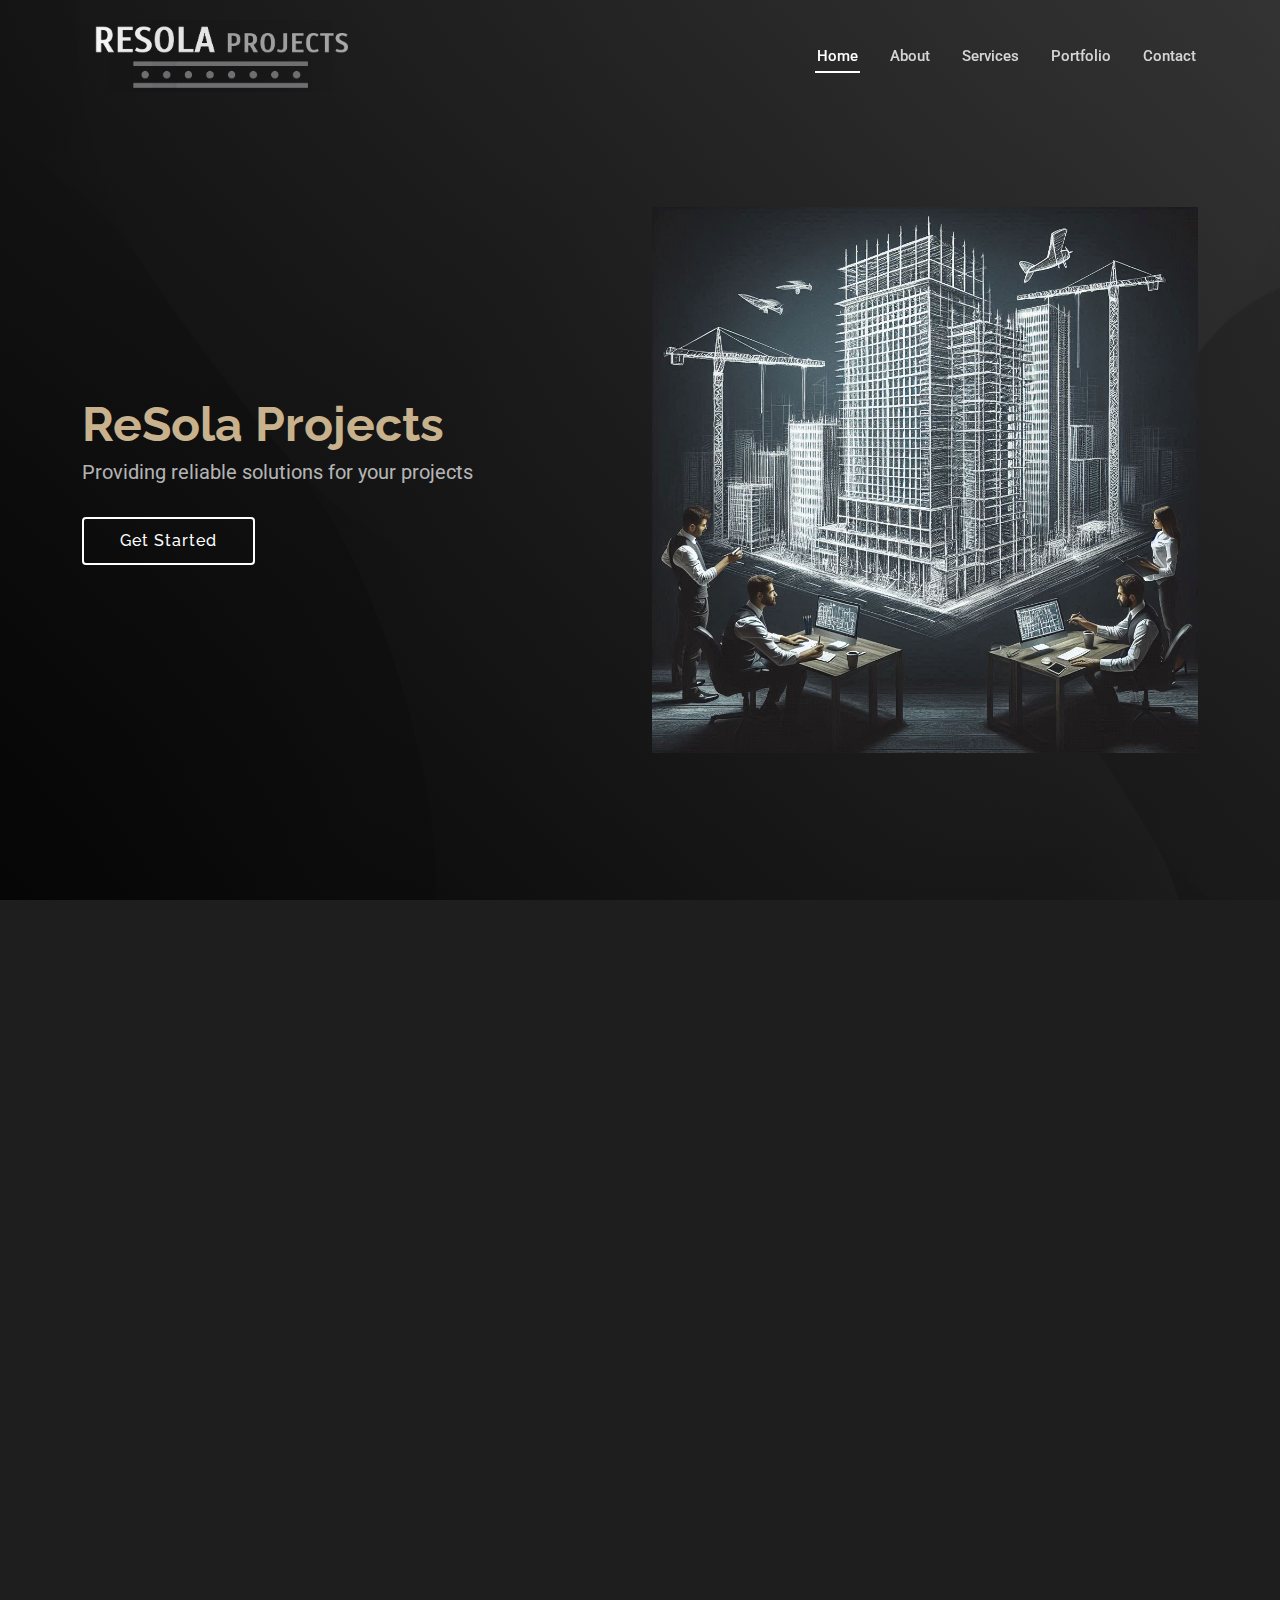
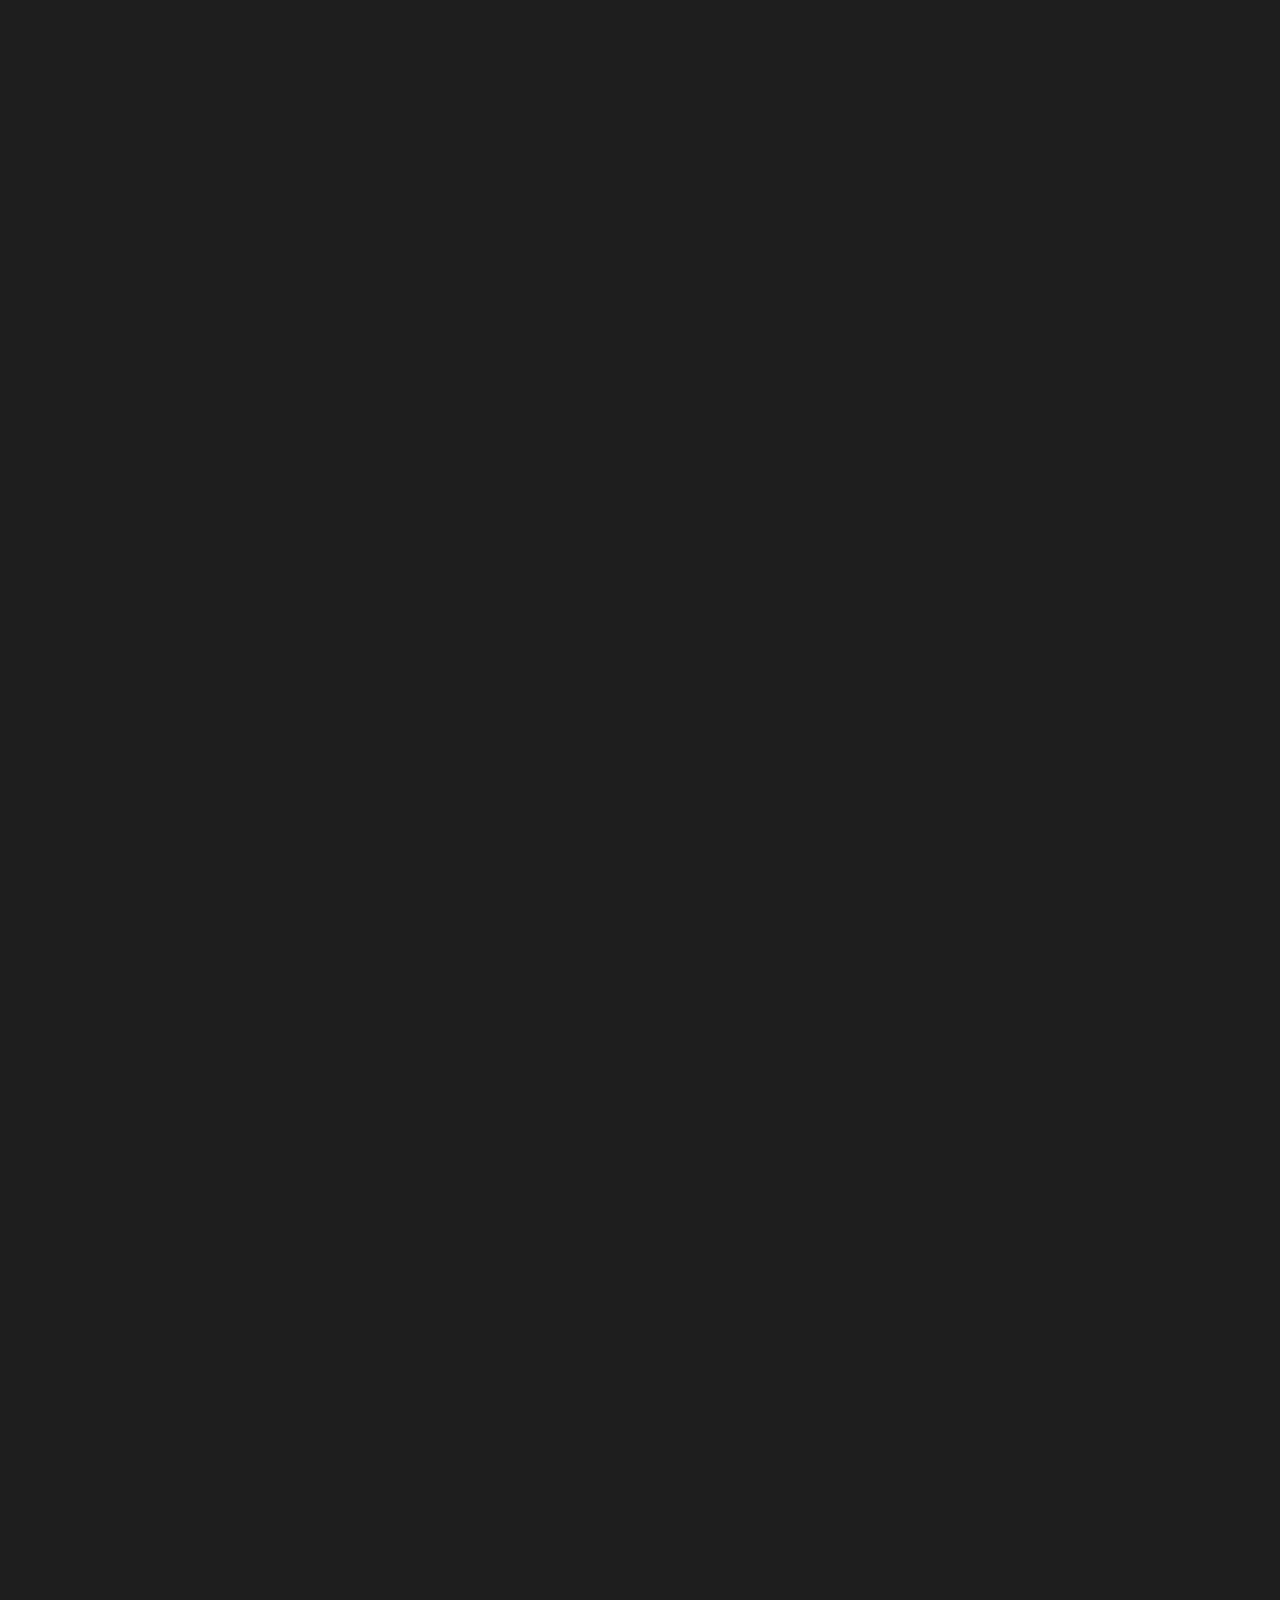
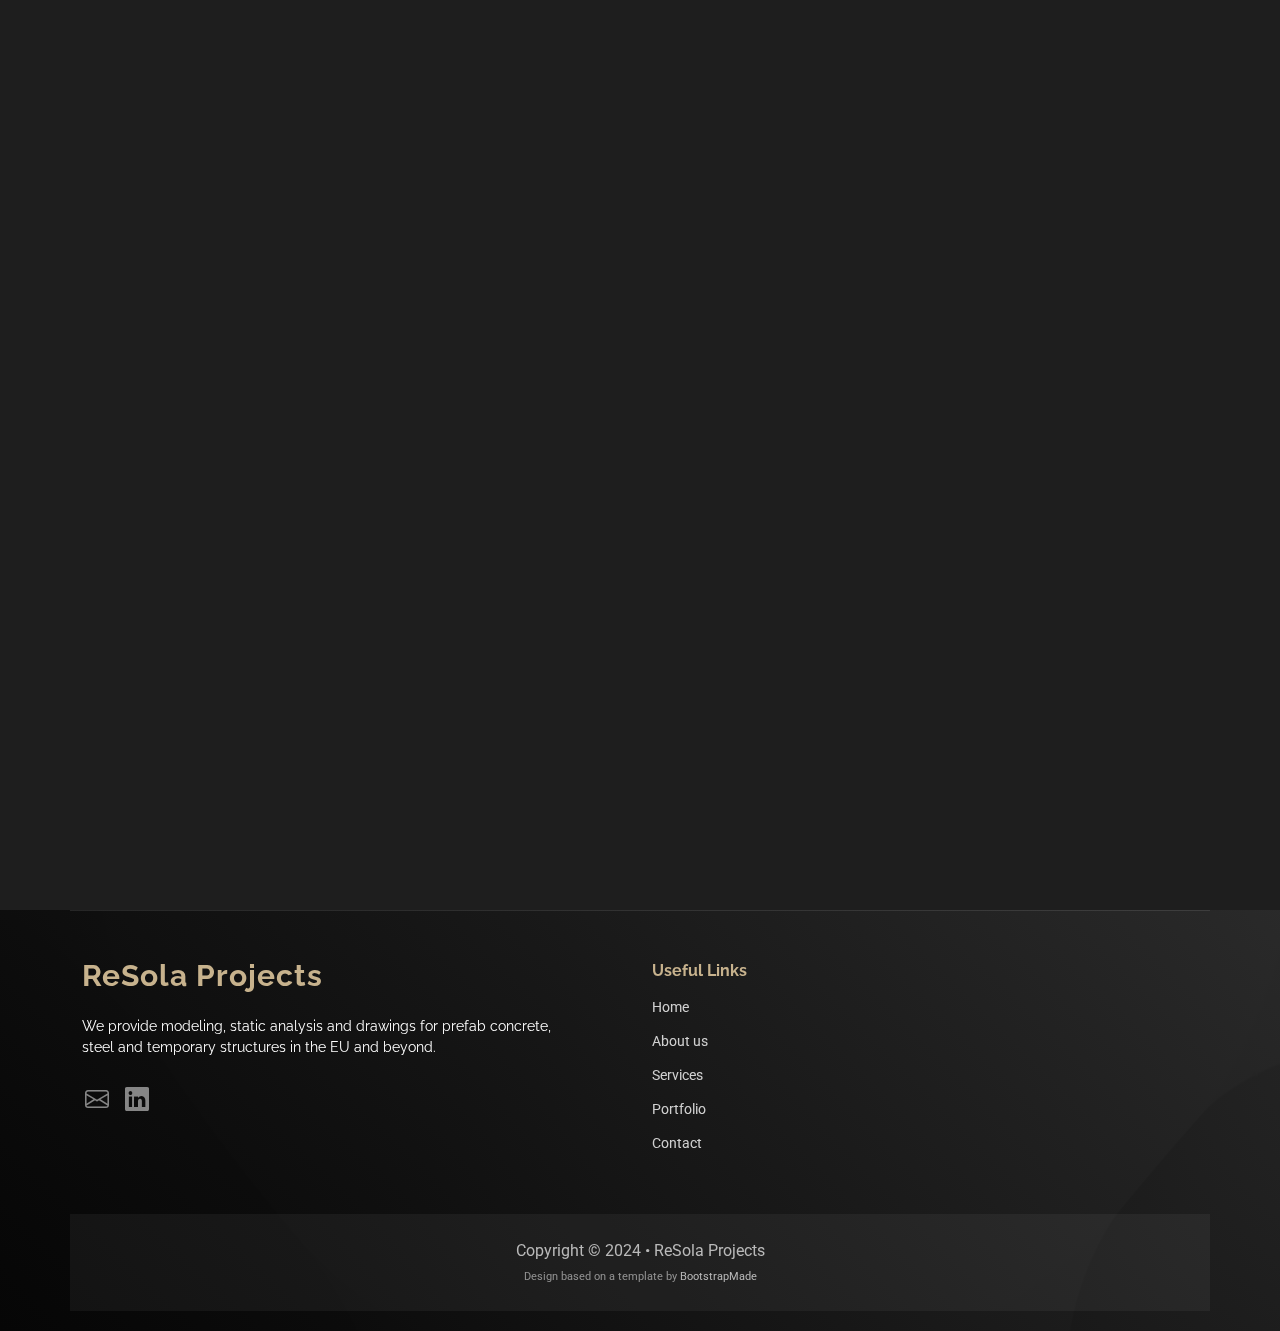
<file: index.html>
<!DOCTYPE html>
<html lang="en">

<head>
  <meta charset="utf-8">
  <meta content="width=device-width, initial-scale=1.0" name="viewport">
  <title>ReSola Projects • Engineering services in EU and abroad</title>
  <meta name="description" content="">
  <meta name="keywords" content="">

  <!-- Favicons -->
  <link href="assets/img/favicon.png" rel="icon">
  <link href="assets/img/apple-touch-icon.png" rel="apple-touch-icon">

  <!-- Fonts -->
  <link href="https://fonts.googleapis.com" rel="preconnect">
  <link href="https://fonts.gstatic.com" rel="preconnect" crossorigin>
  <link href="https://fonts.googleapis.com/css2?family=Roboto:ital,wght@0,100;0,300;0,400;0,500;0,700;0,900;1,100;1,300;1,400;1,500;1,700;1,900&family=Raleway:ital,wght@0,100;0,200;0,300;0,400;0,500;0,600;0,700;0,800;0,900;1,100;1,200;1,300;1,400;1,500;1,600;1,700;1,800;1,900&display=swap" rel="stylesheet">

  <!-- Vendor CSS Files -->
  <link href="assets/vendor/bootstrap/css/bootstrap.min.css" rel="stylesheet">
  <link href="assets/vendor/bootstrap-icons/bootstrap-icons.css" rel="stylesheet">
  <link href="assets/vendor/aos/aos.css" rel="stylesheet">
  <link href="assets/vendor/glightbox/css/glightbox.min.css" rel="stylesheet">
  <link href="assets/vendor/swiper/swiper-bundle.min.css" rel="stylesheet">

  <!-- Main CSS File -->
  <link href="assets/css/main.css" rel="stylesheet">

  <!-- =======================================================
  * Template Name: Techie
  * Template URL: https://bootstrapmade.com/techie-free-skin-bootstrap-3/
  * Updated: Aug 07 2024 with Bootstrap v5.3.3
  * Author: BootstrapMade.com
  * License: https://bootstrapmade.com/license/
  ======================================================== -->
</head>

<body class="index-page">

  <header id="header" class="header d-flex align-items-center fixed-top">
    <div class="container-fluid container-xl position-relative d-flex align-items-center">

      <a href="index.html" class="logo d-flex align-items-center me-auto">
        <img src="assets/img/resola-logo-horizontal.png" alt="ReSola Projects">
        <!-- <h1 class="sitename">ReSola Projects</h1> -->
      </a>

      <nav id="navmenu" class="navmenu">
        <ul>
          <li><a href="#hero" class="active">Home</a></li>
          <li><a href="#about">About</a></li>
          <li><a href="#services">Services</a></li>
          <li><a href="#portfolio">Portfolio</a></li>
          <li><a href="#contact">Contact</a></li>
        </ul>
        <i class="mobile-nav-toggle d-xl-none bi bi-list"></i>
      </nav>
    </div>
  </header>

  <main class="main">

    <!-- Hero Section -->
    <section id="hero" class="hero section dark-background">

      <div class="container">
        <div class="row gy-4">
          <div class="col-lg-6 order-2 order-lg-1 d-flex flex-column justify-content-center">
            <h1>ReSola Projects</h1>
            <p>Providing reliable solutions for your projects</p>
            <div class="d-flex">
              <a href="#about" class="btn-get-started">Get Started</a>
            </div>
          </div>
          <div class="col-lg-6 order-1 order-lg-2 hero-img">
            <img src="assets/img/hero-img.jpg" class="img-fluid animated" alt="">
          </div>
        </div>
      </div>

    </section><!-- /Hero Section -->

    <!-- About Section -->
    <section id="about" class="about section">

      <div class="container">

        <div class="row gy-4">

          <div class="col-lg-6 order-1 order-lg-2" data-aos="fade-up" data-aos-delay="100">
            <img src="assets/img/about.jpg" class="img-fluid" alt="">
          </div>

          <div class="col-lg-6 order-2 order-lg-1 content" data-aos="fade-up" data-aos-delay="200">
            <h3>About ReSola Projects</h3>
            <p>
              ReSola Projects is an experienced provider of engineering services in the EU and beyond, specializing in the design and analysis of prefab concrete, steel, as well as scaffolding and temporary structures.
              Our main focus is on two key areas: the design of prefab concrete elements and temporary structures.
            </p>
            <h4>Prefabricated Concrete Design</h4>
            <p>
              For prefabricated concrete, we provide a full design cycle that includes strength and stability calculations, creation of 3D models, development of assembly and workshop drawings for production.
            </p>
            <p>
              We can also handle specific design stages based on client needs. For example, we can perform only the calculation of load-bearing structures or focus solely on detailing and creating working drawings.
            </p>
            <h4>Temporary Structures Design</h4>
            <p>
              In the area of temporary structures, we specialize in designing:
            </p>
            <ul>
              <li><i class="bi bi-check-circle"></i> <span>Scaffolding</span></li>
              <li><i class="bi bi-check-circle"></i> <span>Weather protections</span></li>
              <li><i class="bi bi-check-circle"></i> <span>Birdcages</span></li>
              <li><i class="bi bi-check-circle"></i> <span>Different types of temporary structures for factories and maintenance</span></li>
            </ul>
            <p>
              Based in Poland, we have successfully delivered a large number of projects in Finland, Sweden, Estonia, Latvia, and other EU countries.
            </p>
            <p>
              We are dedicated to providing top-quality engineering services. By delivering practical and reliable solutions that meet the requirements of Eurocodes and local standards, we help our clients successfully complete their projects from start to finish.
            </p>

            <a href="#services" class="read-more"><span>Our Services</span><i class="bi bi-arrow-right"></i></a>
          </div>

        </div>

      </div>

    </section><!-- /About Section -->

    <!-- Services Section -->
    <section id="services" class="services section">

      <!-- Section Title -->
      <div class="container section-title" data-aos="fade-up">
        <h2>Services</h2>
        <p>With 10 years of experience in the engineering sphere across the EU, we offer a range of services, including:</p>
      </div><!-- End Section Title -->

      <div class="container">

        <div class="row gy-4">

          <div class="col-xl-4 col-lg-6" data-aos="fade-up" data-aos-delay="100">
            <div class="service-item d-flex">
              <div class="icon flex-shrink-0"><i class="bi bi-stack"></i></div>
              <div>
                <h4 class="title">Structural modeling</h4>
                <p class="description">We create detailed models that provide a comprehensive view of the structures, ensuring accuracy and efficiency in the design process.</p>
              </div>
            </div>
          </div>
          <!-- End Service Item -->

          <div class="col-xl-4 col-lg-6" data-aos="fade-up" data-aos-delay="200">
            <div class="service-item d-flex">
              <div class="icon flex-shrink-0"><i class="bi bi-journals"></i></div>
              <div>
                <h4 class="title">Static analysis</h4>
                <p class="description">
                  Our team conducts thorough static analysis to evaluate the stability and safety of the structures, ensuring they meet all relevant standards and can withstand the required loads.</p>
              </div>
            </div>
          </div><!-- End Service Item -->

          <div class="col-xl-4 col-lg-6" data-aos="fade-up" data-aos-delay="300">
            <div class="service-item d-flex">
              <div class="icon flex-shrink-0"><i class="bi bi-file-spreadsheet"></i></div>
              <div>
                <h4 class="title">Elements and joints calculations</h4>
                <p class="description">We perform precise calculations to determine the strength and durability of individual components and their joints, optimising both performance and material efficiency.</p>
              </div>
            </div>
          </div><!-- End Service Item -->

          <div class="col-xl-4 col-lg-6" data-aos="fade-up" data-aos-delay="400">
            <div class="service-item d-flex">
              <div class="icon flex-shrink-0"><i class="bi bi-buildings"></i></div>
              <div>
                <h4 class="title">3D modeling</h4>
                <p class="description">Utilizing 3D modeling, we bring designs to life, offering a clear and detailed visualization of the project before construction begins.</p>
              </div>
            </div>
          </div><!-- End Service Item -->

          <div class="col-xl-4 col-lg-6" data-aos="fade-up" data-aos-delay="500">
            <div class="service-item d-flex">
              <div class="icon flex-shrink-0"><i class="bi bi-easel2"></i></div>
              <div>
                <h4 class="title">Detailed workshop and assembly drawings</h4>
                <p class="description">Our detailed drawings provide essential guidance for production and construction, ensuring precision and clarity in every aspect of the design.</p>
              </div>
            </div>
          </div><!-- End Service Item -->

          <div class="col-xl-4 col-lg-6" data-aos="fade-up" data-aos-delay="600">
            <div class="service-item d-flex">
              <div class="icon flex-shrink-0"><i class="bi bi-file-text"></i></div>
              <div>
                <h4 class="title">Detailed material lists</h4>
                <p class="description">We create comprehensive material lists to ensure a smooth and effective assembly process.</p>
              </div>
            </div>
          </div><!-- End Service Item -->

        </div>

      </div>

    </section><!-- /Services Section -->

    <!-- Portfolio Section -->
    <section id="portfolio" class="portfolio section">

      <!-- Section Title -->
      <div class="container section-title" data-aos="fade-up">
        <h2>Portfolio</h2>
        <p>Here are some examples of the completed projects we’ve worked on:</p>
      </div><!-- End Section Title -->

      <div class="container">

        <div class="isotope-layout" data-default-filter="*" data-layout="masonry" data-sort="original-order">

          <ul class="portfolio-filters isotope-filters" data-aos="fade-up" data-aos-delay="100">
            <li data-filter="*" class="filter-active">All</li>
            <li data-filter=".filter-scaffolding">Scaffolding</li>
          </ul><!-- End Portfolio Filters -->

          <div class="row gy-4 isotope-container" data-aos="fade-up" data-aos-delay="200">

            <div class="col-lg-6 col-md-6 portfolio-item isotope-item filter-scaffolding">
              <div class="portfolio-content h-100">
                <a href="assets/img/portfolio/scaffolding-1.png" data-gallery="portfolio-gallery-app" class="glightbox"><img src="assets/img/portfolio/scaffolding-1-thumb.jpg" class="img-fluid" alt=""></a>
                <div class="portfolio-info">
                  <h4>Roof renovation of a residential building in Finland</h4>
                  <p>Scaffolding + weather protection</p>
                </div>
              </div>
            </div><!-- End Portfolio Item -->

            <div class="col-lg-6 col-md-6 portfolio-item isotope-item filter-scaffolding">
              <div class="portfolio-content h-100">
                <a href="assets/img/portfolio/scaffolding-2.png" data-gallery="portfolio-gallery-app" class="glightbox"><img src="assets/img/portfolio/scaffolding-2-thumb.jpg" class="img-fluid" alt=""></a>
                <div class="portfolio-info">
                  <h4>Residential building in Finland</h4>
                  <p>Scaffolding for plastering works</p>
                </div>
              </div>
            </div><!-- End Portfolio Item -->

            <div class="col-lg-6 col-md-6 portfolio-item isotope-item filter-scaffolding">
              <div class="portfolio-content h-100">
                <a href="assets/img/portfolio/scaffolding-3.png" data-gallery="portfolio-gallery-app" class="glightbox"><img src="assets/img/portfolio/scaffolding-3-thumb.jpg" class="img-fluid" alt=""></a>
                <div class="portfolio-info">
                  <h4>Storage in Finland</h4>
                  <p>Temporary storage building for construction site materials</p>
                </div>
              </div>
            </div><!-- End Portfolio Item -->

            <div class="col-lg-6 col-md-6 portfolio-item isotope-item filter-scaffolding">
              <div class="portfolio-content h-100">
                <a href="assets/img/portfolio/scaffolding-4.png" data-gallery="portfolio-gallery-app" class="glightbox"><img src="assets/img/portfolio/scaffolding-4-thumb.jpg" class="img-fluid" alt=""></a>
                <div class="portfolio-info">
                  <h4>Residential building in Latvia</h4>
                  <p>Scaffolding for facade renovation</p>
                </div>
              </div>
            </div><!-- End Portfolio Item -->

          </div><!-- End Portfolio Container -->

        </div>

      </div>

    </section><!-- /Portfolio Section -->     

    <!-- Contact Section -->
    <section id="contact" class="contact section">

      <!-- Section Title -->
      <div class="container section-title" data-aos="fade-up">
        <h2>Contact</h2>
      </div><!-- End Section Title -->

      <div class="container" data-aos="fade-up" data-aos-delay="100">

        <div class="row gy-4">

          <div class="col-lg-6">
          <p>
            If you're interested in any of our services, please feel free to contact us at your convenience.
          </p>
          <p>
            We would be happy to provide additional information, answer any questions you may have, or discuss how we can tailor our offerings to meet your specific needs.
          </p>
          </div>

          <div class="col-lg-6">
            <div class="row gy-4">

              <div class="col-md-6">
                <div class="info-item" data-aos="fade" data-aos-delay="400">
                  <i class="bi bi-envelope"></i>
                  <h3>Email Us</h3>
                  <p>
                    <a href="#" class="email" id="email-visible"></a>
                  </p>
                  <p>&nbsp;</p>
                </div>
              </div>

              <div class="col-md-6">
                <div class="info-item" data-aos="fade" data-aos-delay="500">
                  <i class="bi bi-clock"></i>
                  <h3>Open Hours</h3>
                  <p>Monday - Friday</p>
                  <p>09:00 - 18:00 CET</p>
                </div>
              </div>

            </div>
          </div>

        </div>

      </div>

    </section><!-- /Contact Section -->
  </main>

  <footer id="footer" class="footer dark-background">

    <div class="container footer-top">
      <div class="row gy-4">

        <div class="col-lg-6 col-md-12 footer-about">
          <a href="index.html" class="logo d-flex align-items-center">
            <span class="sitename">ReSola Projects</span>
          </a>
          <p>We provide modeling, static analysis and drawings for prefab concrete, steel and temporary structures in the EU and beyond.</p>
          <div class="social-links d-flex mt-4">
            <a href="#" class="email"><i class="bi bi-envelope"></i></a>
            <a href="https://www.linkedin.com/company/resolaprojects/"><i class="bi bi-linkedin"></i></a>
          </div>
        </div>

        <div class="col-lg-3 col-6 footer-links">
          <h4>Useful Links</h4>
          <ul>
            <li><a href="#">Home</a></li>
            <li><a href="#about">About us</a></li>
            <li><a href="#services">Services</a></li>
            <li><a href="#portfolio">Portfolio</a></li>
            <li><a href="#contact">Contact</a></li>
          </ul>
        </div>

      </div>
    </div>

    <div class="container copyright text-center mt-4">
      <p><span>Copyright &copy; 2024 • ReSola Projects</span></p>
      <div class="credits">
        Design based on a template by <a href="https://bootstrapmade.com/">BootstrapMade</a>
      </div>
    </div>

  </footer>

  <!-- Scroll Top -->
  <a href="#" id="scroll-top" class="scroll-top d-flex align-items-center justify-content-center"><i class="bi bi-arrow-up-short"></i></a>

  <!-- Preloader -->
  <div id="preloader"></div>

  <!-- Vendor JS Files -->
  <script src="assets/vendor/bootstrap/js/bootstrap.bundle.min.js"></script>
  <script src="assets/vendor/aos/aos.js"></script>
  <script src="assets/vendor/glightbox/js/glightbox.min.js"></script>
  <script src="assets/vendor/swiper/swiper-bundle.min.js"></script>
  <script src="assets/vendor/imagesloaded/imagesloaded.pkgd.min.js"></script>
  <script src="assets/vendor/isotope-layout/isotope.pkgd.min.js"></script>

  <!-- Main JS File -->
  <script src="assets/js/main.js"></script>

</body>

</html>
</file>
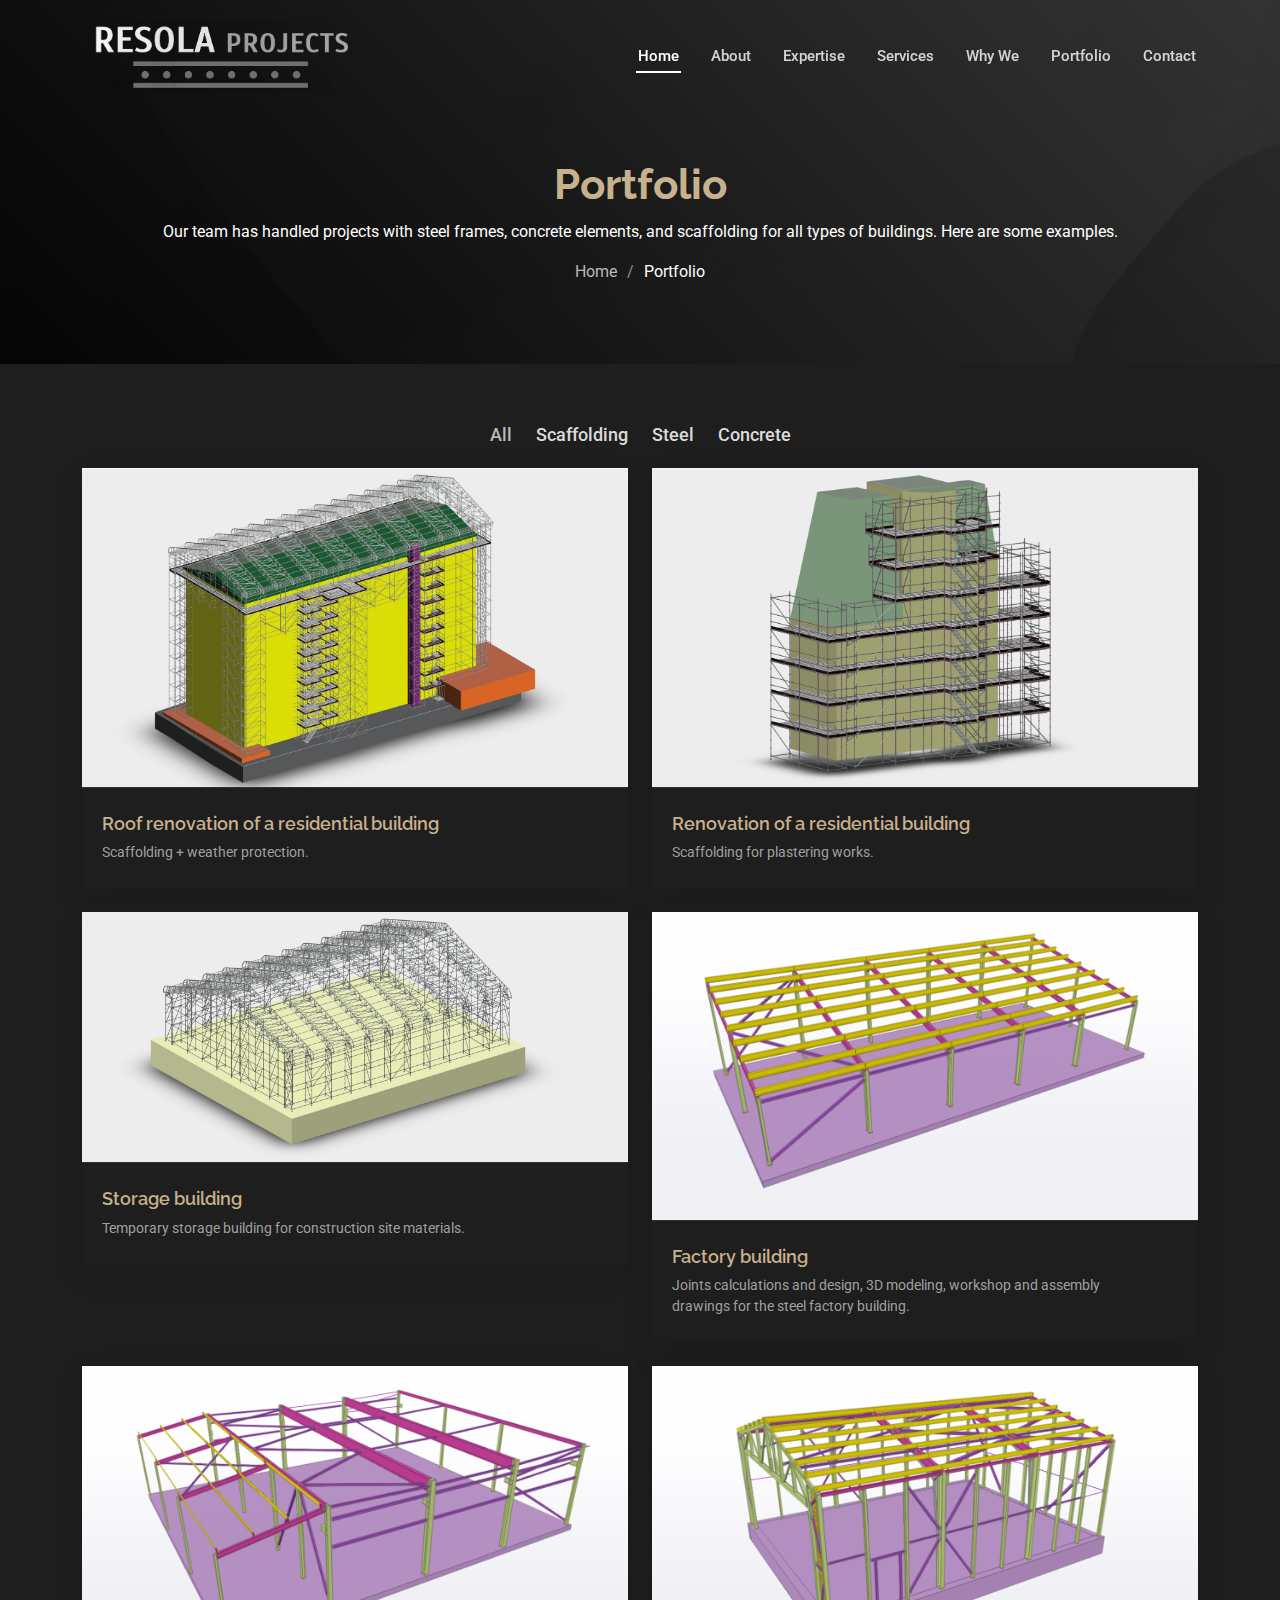
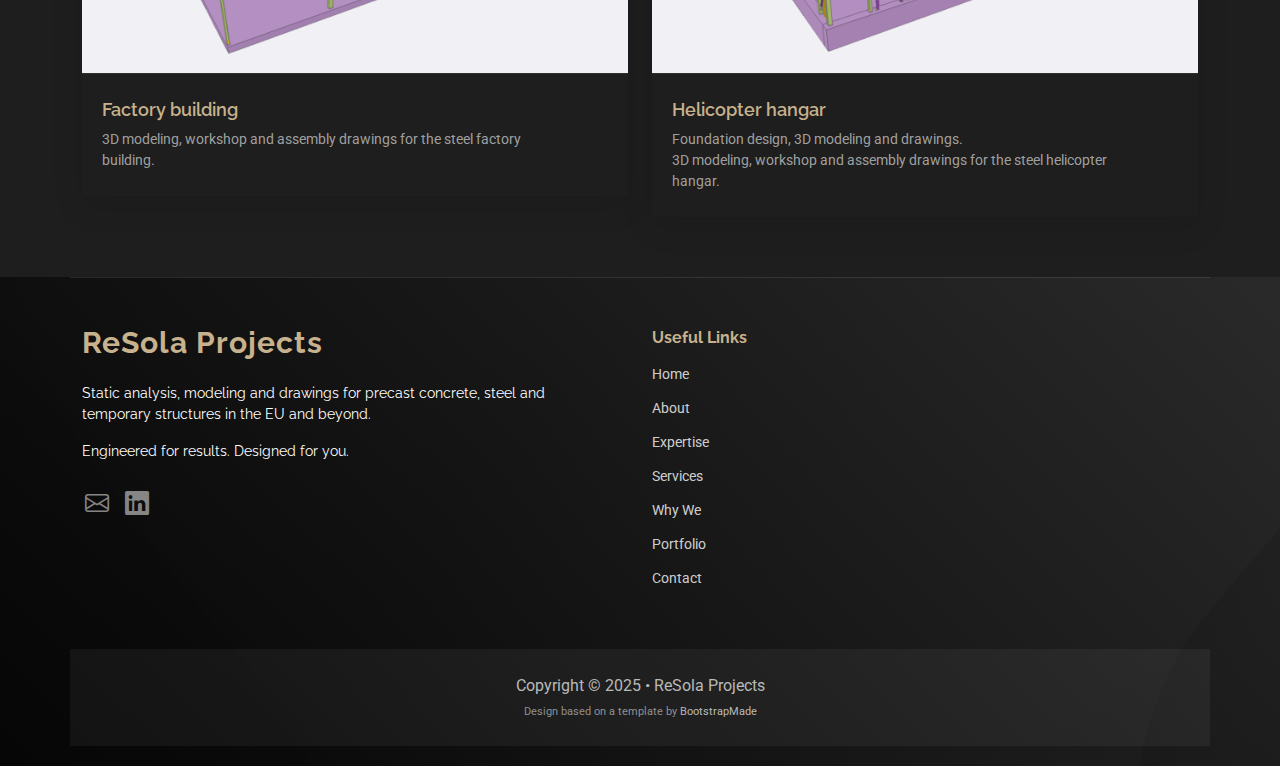
<file: portfolio.html>
<!DOCTYPE html>
<html lang="en">

<head>
  <meta charset="utf-8">
  <meta content="width=device-width, initial-scale=1.0" name="viewport">
  <title>ReSola Projects • Engineering services in the EU and beyond</title>
  <meta name="description" content="">
  <meta name="keywords" content="">

  <!-- Favicons -->
  <link href="assets/img/favicon.png" rel="icon">
  <link href="assets/img/apple-touch-icon.png" rel="apple-touch-icon">

  <!-- Fonts -->
  <link href="https://fonts.googleapis.com" rel="preconnect">
  <link href="https://fonts.gstatic.com" rel="preconnect" crossorigin>
  <link href="https://fonts.googleapis.com/css2?family=Roboto:ital,wght@0,100;0,300;0,400;0,500;0,700;0,900;1,100;1,300;1,400;1,500;1,700;1,900&family=Raleway:ital,wght@0,100;0,200;0,300;0,400;0,500;0,600;0,700;0,800;0,900;1,100;1,200;1,300;1,400;1,500;1,600;1,700;1,800;1,900&display=swap" rel="stylesheet">

  <!-- Vendor CSS Files -->
  <link href="assets/vendor/bootstrap/css/bootstrap.min.css" rel="stylesheet">
  <link href="assets/vendor/bootstrap-icons/bootstrap-icons.css" rel="stylesheet">
  <link href="assets/vendor/aos/aos.css" rel="stylesheet">
  <link href="assets/vendor/glightbox/css/glightbox.min.css" rel="stylesheet">
  <link href="assets/vendor/swiper/swiper-bundle.min.css" rel="stylesheet">

  <!-- Main CSS File -->
  <link href="assets/css/main.css" rel="stylesheet">

  <!-- =======================================================
  * Template Name: Techie
  * Template URL: https://bootstrapmade.com/techie-free-skin-bootstrap-3/
  * Updated: Aug 07 2024 with Bootstrap v5.3.3
  * Author: BootstrapMade.com
  * License: https://bootstrapmade.com/license/
  ======================================================== -->
</head>

<body class="portfolio-details-page">

  <header id="header" class="header d-flex align-items-center fixed-top">
    <div class="container-fluid container-xl position-relative d-flex align-items-center">

      <a href="index.html" class="logo d-flex align-items-center me-auto">
        <img src="assets/img/resola-logo-horizontal.png" alt="ReSola Projects">
        <!-- <h1 class="sitename">ReSola Projects</h1> -->
      </a>

      <nav id="navmenu" class="navmenu">
        <ul>
          <li><a href="index.html#hero" class="active">Home</a></li>
          <li><a href="index.html#about">About</a></li>
          <li><a href="index.html#expertise">Expertise</a></li>
          <li><a href="index.html#services">Services</a></li>
          <li><a href="index.html#why_we">Why We</a></li>
          <li><a href="index.html#portfolio">Portfolio</a></li>
          <li><a href="index.html#contact">Contact</a></li>
        </ul>
        <i class="mobile-nav-toggle d-xl-none bi bi-list"></i>
      </nav>
    </div>
  </header>

  <main class="main">

        <!-- Page Title -->
    <div class="page-title dark-background">
      <div class="container position-relative">
        <h1>Portfolio</h1>
        <p>Our team has handled projects with steel frames, concrete elements, and scaffolding for all types of buildings. Here are some examples.</p>
        <nav class="breadcrumbs">
          <ol>
            <li><a href="index.html">Home</a></li>
            <li class="current">Portfolio</li>
          </ol>
        </nav>
      </div>
    </div><!-- End Page Title -->     

    <!-- Portfolio Section -->
    <section id="portfolio" class="portfolio section">

      <div class="container">

        <div class="isotope-layout" data-default-filter="*" data-layout="fitRows" data-sort="original-order">

          <ul class="portfolio-filters isotope-filters" data-aos="fade-up" data-aos-delay="100">
            <li data-filter="*" class="filter-active">All</li>
            <li data-filter=".filter-scaffolding">Scaffolding</li>
            <li data-filter=".filter-steel">Steel</li>
            <li data-filter=".filter-concrete">Concrete</li>
          </ul><!-- End Portfolio Filters -->

          <div class="row gy-4 isotope-container" data-aos="fade-up" data-aos-delay="200">

            <div class="col-lg-6 col-md-6 portfolio-item isotope-item filter-scaffolding">
              <div class="portfolio-content h-100">
                <a href="assets/img/portfolio/scaffolding-1.png" data-gallery="portfolio-gallery-app" class="glightbox"><img src="assets/img/portfolio/scaffolding-1-thumb.jpg" class="img-fluid" alt=""></a>
                <div class="portfolio-info">
                  <h4 class="flag flag-finland">Roof renovation of a residential building</h4>
                  <p>Scaffolding + weather protection.</p>
                </div>
              </div>
            </div><!-- End Portfolio Item -->

            <div class="col-lg-6 col-md-6 portfolio-item isotope-item filter-scaffolding">
              <div class="portfolio-content h-100">
                <a href="assets/img/portfolio/scaffolding-2.png" data-gallery="portfolio-gallery-app" class="glightbox"><img src="assets/img/portfolio/scaffolding-2-thumb.jpg" class="img-fluid" alt=""></a>
                <div class="portfolio-info">
                  <h4 class="flag flag-denmark">Renovation of a residential building</h4>
                  <p>Scaffolding for plastering works.</p>
                </div>
              </div>
            </div><!-- End Portfolio Item -->

            <div class="col-lg-6 col-md-6 portfolio-item isotope-item filter-scaffolding">
              <div class="portfolio-content h-100">
                <a href="assets/img/portfolio/scaffolding-3.png" data-gallery="portfolio-gallery-app" class="glightbox"><img src="assets/img/portfolio/scaffolding-3-thumb.jpg" class="img-fluid" alt=""></a>
                <div class="portfolio-info">
                  <h4 class="flag flag-finland">Storage building</h4>
                  <p>Temporary storage building for construction site materials.</p>
                </div>
              </div>
            </div><!-- End Portfolio Item -->

            <div class="col-lg-6 col-md-6 portfolio-item isotope-item filter-steel">
              <div class="portfolio-content h-100">
                <a href="assets/img/portfolio/steel-1.png" data-gallery="portfolio-gallery-app" class="glightbox"><img src="assets/img/portfolio/steel-1.png" class="img-fluid" alt=""></a>
                <div class="portfolio-info">
                  <h4 class="flag flag-finland">Factory building</h4>
                  <p>Joints calculations and design, 3D modeling, workshop and assembly drawings for the steel factory building.</p>
                </div>
              </div>
            </div><!-- End Portfolio Item -->

            <div class="col-lg-6 col-md-6 portfolio-item isotope-item filter-steel">
              <div class="portfolio-content h-100">
                <a href="assets/img/portfolio/steel-2.png" data-gallery="portfolio-gallery-app" class="glightbox"><img src="assets/img/portfolio/steel-2.png" class="img-fluid" alt=""></a>
                <div class="portfolio-info">
                  <h4 class="flag flag-finland">Factory building</h4>
                  <p>3D modeling, workshop and assembly drawings for the steel factory building.</p>
                </div>
              </div>
            </div><!-- End Portfolio Item -->

            <div class="col-lg-6 col-md-6 portfolio-item isotope-item filter-steel filter-concrete">
              <div class="portfolio-content h-100">
                <a href="assets/img/portfolio/steel-3.png" data-gallery="portfolio-gallery-app" class="glightbox"><img src="assets/img/portfolio/steel-3.png" class="img-fluid" alt=""></a>
                <div class="portfolio-info">
                  <h4 class="flag flag-iceland">Helicopter hangar</h4>
                  <p>Foundation design, 3D modeling and drawings.</li>
                  <p>3D modeling, workshop and assembly drawings for the steel helicopter hangar.</li>
                </div>
              </div>
            </div><!-- End Portfolio Item -->

          </div><!-- End Portfolio Container -->

        </div>

      </div>

    </section><!-- /Portfolio Section -->     

  </main>

  <footer id="footer" class="footer dark-background">

    <div class="container footer-top">
      <div class="row gy-4">

        <div class="col-lg-6 col-md-12 footer-about">
          <a href="index.html" class="logo d-flex align-items-center">
            <span class="sitename">ReSola Projects</span>
          </a>
          <p>Static analysis, modeling and drawings for precast concrete, steel and temporary structures in the EU and beyond.</p>
          <p>Engineered for results. Designed for you.</p>
          <div class="social-links d-flex mt-4">
            <a href="#" class="email"><i class="bi bi-envelope"></i></a>
            <a href="https://www.linkedin.com/company/resolaprojects/"><i class="bi bi-linkedin"></i></a>
          </div>
        </div>

        <div class="col-lg-3 col-6 footer-links">
          <h4>Useful Links</h4>
          <ul>
            <li><a href="index.html">Home</a></li>
            <li><a href="index.html#about">About</a></li>
            <li><a href="index.html#expertise">Expertise</a></li>
            <li><a href="index.html#services">Services</a></li>
            <li><a href="index.html#why_we">Why We</a></li>
            <li><a href="index.html#portfolio">Portfolio</a></li>
            <li><a href="index.html#contact">Contact</a></li>
          </ul>
        </div>

      </div>
    </div>

    <div class="container copyright text-center mt-4">
      <p><span>Copyright &copy; 2025 • ReSola Projects</span></p>
      <div class="credits">
        Design based on a template by <a href="https://bootstrapmade.com/">BootstrapMade</a>
      </div>
    </div>

  </footer>

  <!-- Scroll Top -->
  <a href="#" id="scroll-top" class="scroll-top d-flex align-items-center justify-content-center"><i class="bi bi-arrow-up-short"></i></a>

  <!-- Preloader -->
  <div id="preloader"></div>

  <!-- Vendor JS Files -->
  <script src="assets/vendor/bootstrap/js/bootstrap.bundle.min.js"></script>
  <script src="assets/vendor/aos/aos.js"></script>
  <script src="assets/vendor/glightbox/js/glightbox.min.js"></script>
  <script src="assets/vendor/swiper/swiper-bundle.min.js"></script>
  <script src="assets/vendor/imagesloaded/imagesloaded.pkgd.min.js"></script>
  <script src="assets/vendor/isotope-layout/isotope.pkgd.min.js"></script>

  <!-- Main JS File -->
  <script src="assets/js/main.js"></script>

</body>

</html>
</file>
<file: assets/css/main.css>
/**
* Template Name: Techie
* Template URL: https://bootstrapmade.com/techie-free-skin-bootstrap-3/
* Updated: Aug 07 2024 with Bootstrap v5.3.3
* Author: BootstrapMade.com
* License: https://bootstrapmade.com/license/
*/

/*--------------------------------------------------------------
# Font & Color Variables
# Help: https://bootstrapmade.com/color-system/
--------------------------------------------------------------*/
/* Fonts */
:root {
  --default-font: "Roboto",  system-ui, -apple-system, "Segoe UI", Roboto, "Helvetica Neue", Arial, "Noto Sans", "Liberation Sans", sans-serif, "Apple Color Emoji", "Segoe UI Emoji", "Segoe UI Symbol", "Noto Color Emoji";
  --heading-font: "Raleway",  sans-serif;
  --nav-font: "Roboto",  sans-serif;
}

/* Global Colors - The following color variables are used throughout the website. Updating them here will change the color scheme of the entire website */
:root { 
  --background-color: #1e1e1e; /* Background color for the entire website, including individual sections */
  --default-color: #dbdbdb; /* Default color used for the majority of the text content across the entire website */
  --gray-color: #353535; /* Specific gray color used in buttons */
  --heading-color: rgb(199, 178, 141); /* Color for headings, subheadings and title throughout the website */
  --accent-color: #b9b9b9; /* Accent color that represents your brand on the website. It's used for buttons, links, and other elements that need to stand out */
  --surface-color: #ffffff; /* The surface color is used as a background of boxed elements within sections, such as cards, icon boxes, or other elements that require a visual separation from the global background. */
  --contrast-color: #ffffff; /* Contrast color for text, ensuring readability against backgrounds of accent, heading, or default colors. */
}

/* Nav Menu Colors - The following color variables are used specifically for the navigation menu. They are separate from the global colors to allow for more customization options */
:root {
  --nav-color: rgba(255, 255, 255, 0.8);  /* The default color of the main navmenu links */
  --nav-hover-color: #ffffff; /* Applied to main navmenu links when they are hovered over or active */
  --nav-mobile-background-color: #ffffff; /* Used as the background color for mobile navigation menu */
  --nav-dropdown-background-color: #ffffff; /* Used as the background color for dropdown items that appear when hovering over primary navigation items */
  --nav-dropdown-color: #444444; /* Used for navigation links of the dropdown items in the navigation menu. */
  --nav-dropdown-hover-color: #8e8e8e; /* Similar to --nav-hover-color, this color is applied to dropdown navigation links when they are hovered over. */
}

/* Color Presets - These classes override global colors when applied to any section or element, providing reuse of the sam color scheme. */

.dark-background {
  --background-color: #060606;
  --default-color: #ffffff;
  --surface-color: #202020;
  --contrast-color: #ffffff;
}

/* Smooth scroll */
:root {
  scroll-behavior: smooth;
}

/*--------------------------------------------------------------
# General Styling & Shared Classes
--------------------------------------------------------------*/
body {
  color: var(--default-color);
  background-color: var(--background-color);
  font-family: var(--default-font);
}

a {
  color: var(--accent-color);
  text-decoration: none;
  transition: 0.3s;
}

a:hover {
  color: color-mix(in srgb, var(--accent-color), transparent 25%);
  text-decoration: none;
}

h1,
h2,
h3,
h4,
h5,
h6 {
  color: var(--heading-color);
  font-family: var(--heading-font);
}

/*--------------------------------------------------------------
# Global Header
--------------------------------------------------------------*/
.header {
  --background-color: rgba(0, 0, 0, 0);
  --default-color: #ffffff;
  --heading-color: #ffffff;
  color: var(--default-color);
  background-color: var(--background-color);
  padding: 20px 0;
  transition: all 0.5s;
  z-index: 997;
}

.header .logo {
  line-height: 1;
}

.header .logo img {
  max-height: 72px;
  margin-right: 8px;
}

.header .logo h1 {
  font-size: 30px;
  margin: 0;
  font-weight: 700;
  color: var(--heading-color);
}

.header .btn-getstarted,
.header .btn-getstarted:focus {
  color: var(--contrast-color);
  font-size: 14px;
  padding: 7px 25px;
  margin: 0 0 0 30px;
  border-radius: 4px;
  transition: 0.3s;
  border: 2px solid color-mix(in srgb, var(--contrast-color), transparent 50%);
}

.header .btn-getstarted:hover,
.header .btn-getstarted:focus:hover {
  color: var(--contrast-color);
  border-color: var(--contrast-color);
}

@media (max-width: 1200px) {
  .header .logo {
    order: 1;
  }

  .header .btn-getstarted {
    order: 2;
    margin: 0 15px 0 0;
    padding: 6px 15px;
  }

  .header .navmenu {
    order: 3;
  }
}

.scrolled .header {
  box-shadow: 0px 0 18px rgba(0, 0, 0, 0.1);
}

/* Global Header on Scroll
------------------------------*/
.scrolled .header {
  --background-color: rgba(33, 37, 41, 0.9);
}

/*--------------------------------------------------------------
# Navigation Menu
--------------------------------------------------------------*/
/* Desktop Navigation */
@media (min-width: 1200px) {
  .navmenu {
    padding: 0;
  }

  .navmenu ul {
    margin: 0;
    padding: 0;
    display: flex;
    list-style: none;
    align-items: center;
  }

  .navmenu li {
    position: relative;
  }

  .navmenu>ul>li {
    white-space: nowrap;
    padding: 15px 14px;
  }

  .navmenu>ul>li:last-child {
    padding-right: 0;
  }

  .navmenu a,
  .navmenu a:focus {
    color: var(--nav-color);
    font-size: 15px;
    padding: 0 2px;
    font-family: var(--nav-font);
    font-weight: 500;
    display: flex;
    align-items: center;
    justify-content: space-between;
    white-space: nowrap;
    transition: 0.3s;
    position: relative;
  }

  .navmenu a i,
  .navmenu a:focus i {
    font-size: 12px;
    line-height: 0;
    margin-left: 5px;
    transition: 0.3s;
  }

  .navmenu>ul>li>a:before {
    content: "";
    position: absolute;
    width: 100%;
    height: 2px;
    bottom: -6px;
    left: 0;
    background-color: var(--nav-hover-color);
    visibility: hidden;
    width: 0px;
    transition: all 0.3s ease-in-out 0s;
  }

  .navmenu a:hover:before,
  .navmenu li:hover>a:before,
  .navmenu .active:before {
    visibility: visible;
    width: 100%;
  }

  .navmenu li:hover>a,
  .navmenu .active,
  .navmenu .active:focus {
    color: var(--nav-hover-color);
  }

  .navmenu .dropdown ul {
    margin: 0;
    padding: 10px 0;
    background: var(--nav-dropdown-background-color);
    display: block;
    position: absolute;
    visibility: hidden;
    left: 14px;
    top: 130%;
    opacity: 0;
    transition: 0.3s;
    border-radius: 4px;
    z-index: 99;
    box-shadow: 0px 0px 30px rgba(0, 0, 0, 0.1);
  }

  .navmenu .dropdown ul li {
    min-width: 200px;
  }

  .navmenu .dropdown ul a {
    padding: 10px 20px;
    font-size: 15px;
    text-transform: none;
    color: var(--nav-dropdown-color);
  }

  .navmenu .dropdown ul a i {
    font-size: 12px;
  }

  .navmenu .dropdown ul a:hover,
  .navmenu .dropdown ul .active:hover,
  .navmenu .dropdown ul li:hover>a {
    color: var(--nav-dropdown-hover-color);
  }

  .navmenu .dropdown:hover>ul {
    opacity: 1;
    top: 100%;
    visibility: visible;
  }

  .navmenu .dropdown .dropdown ul {
    top: 0;
    left: -90%;
    visibility: hidden;
  }

  .navmenu .dropdown .dropdown:hover>ul {
    opacity: 1;
    top: 0;
    left: -100%;
    visibility: visible;
  }
}

/* Mobile Navigation */
@media (max-width: 1199px) {
  .mobile-nav-toggle {
    color: var(--nav-color);
    font-size: 28px;
    line-height: 0;
    margin-right: 10px;
    cursor: pointer;
    transition: color 0.3s;
  }

  .navmenu {
    padding: 0;
    z-index: 9997;
  }

  .navmenu ul {
    display: none;
    list-style: none;
    position: absolute;
    inset: 60px 20px 20px 20px;
    padding: 10px 0;
    margin: 0;
    border-radius: 6px;
    background-color: var(--nav-mobile-background-color);
    border: 1px solid color-mix(in srgb, var(--default-color), transparent 90%);
    box-shadow: none;
    overflow-y: auto;
    transition: 0.3s;
    z-index: 9998;
  }

  .navmenu a,
  .navmenu a:focus {
    color: var(--nav-dropdown-color);
    padding: 10px 20px;
    font-family: var(--nav-font);
    font-size: 17px;
    font-weight: 500;
    display: flex;
    align-items: center;
    justify-content: space-between;
    white-space: nowrap;
    transition: 0.3s;
  }

  .navmenu a i,
  .navmenu a:focus i {
    font-size: 12px;
    line-height: 0;
    margin-left: 5px;
    width: 30px;
    height: 30px;
    display: flex;
    align-items: center;
    justify-content: center;
    border-radius: 50%;
    transition: 0.3s;
    background-color: color-mix(in srgb, var(--accent-color), transparent 90%);
  }

  .navmenu a i:hover,
  .navmenu a:focus i:hover {
    background-color: var(--accent-color);
    color: var(--contrast-color);
  }

  .navmenu a:hover,
  .navmenu .active,
  .navmenu .active:focus {
    color: var(--nav-dropdown-hover-color);
  }

  .navmenu .active i,
  .navmenu .active:focus i {
    background-color: var(--accent-color);
    color: var(--contrast-color);
    transform: rotate(180deg);
  }

  .navmenu .dropdown ul {
    position: static;
    display: none;
    z-index: 99;
    padding: 10px 0;
    margin: 10px 20px;
    background-color: var(--nav-dropdown-background-color);
    transition: all 0.5s ease-in-out;
  }

  .navmenu .dropdown ul ul {
    background-color: rgba(33, 37, 41, 0.1);
  }

  .navmenu .dropdown>.dropdown-active {
    display: block;
    background-color: rgba(33, 37, 41, 0.03);
  }

  .mobile-nav-active {
    overflow: hidden;
  }

  .mobile-nav-active .mobile-nav-toggle {
    color: #fff;
    position: absolute;
    font-size: 32px;
    top: 15px;
    right: 15px;
    margin-right: 0;
    z-index: 9999;
  }

  .mobile-nav-active .navmenu {
    position: fixed;
    overflow: hidden;
    inset: 0;
    background: rgba(33, 37, 41, 0.8);
    transition: 0.3s;
  }

  .mobile-nav-active .navmenu>ul {
    display: block;
  }
}

/*--------------------------------------------------------------
# Global Footer
--------------------------------------------------------------*/
.footer {
  color: var(--default-color);
  background: linear-gradient(45deg, var(--background-color) 0%, color-mix(in srgb, var(--surface-color), transparent 5%) 100%), url("../img/footer-bg.jpg") center center no-repeat;
  background-size: cover;
  font-size: 14px;
  padding-bottom: 20px;
  position: relative;
}

.footer .footer-top {
  padding-top: 50px;
  border-top: 1px solid color-mix(in srgb, var(--default-color), transparent 90%);
}

.footer .footer-about .logo {
  line-height: 1;
  margin-bottom: 25px;
}

.footer .footer-about .logo img {
  max-height: 40px;
  margin-right: 6px;
}

.footer .footer-about .logo span {
  color: var(--heading-color);
  font-size: 30px;
  font-weight: 700;
  letter-spacing: 1px;
  font-family: var(--heading-font);
}

.footer .footer-about p {
  font-size: 14px;
  font-family: var(--heading-font);
  padding-right: 4rem;
}

.footer .social-links a {
  display: flex;
  align-items: center;
  justify-content: center;
  width: 30px;
  /*
  height: 40px;
  border-radius: 50%;
  border: 1px solid color-mix(in srgb, var(--default-color), transparent 50%);
  */
  font-size: 24px;
  color: color-mix(in srgb, var(--default-color), transparent 50%);
  margin-right: 10px;
  transition: 0.3s;
}

.footer .social-links a:hover {
  color: var(--accent-color);
  border-color: var(--accent-color);
}

.footer h4 {
  font-size: 16px;
  font-weight: bold;
  position: relative;
  padding-bottom: 12px;
}

.footer .footer-links {
  margin-bottom: 30px;
}

.footer .footer-links ul {
  list-style: none;
  padding: 0;
  margin: 0;
}

.footer .footer-links ul i {
  padding-right: 2px;
  font-size: 12px;
  line-height: 0;
}

.footer .footer-links ul li {
  padding: 10px 0;
  display: flex;
  align-items: center;
}

.footer .footer-links ul li:first-child {
  padding-top: 0;
}

.footer .footer-links ul a {
  color: color-mix(in srgb, var(--default-color), transparent 20%);
  display: inline-block;
  line-height: 1;
}

.footer .footer-links ul a:hover {
  color: var(--accent-color);
}

.footer .footer-contact p {
  margin-bottom: 5px;
}

.footer .copyright {
  padding-top: 25px;
  padding-bottom: 25px;
  background-color: color-mix(in srgb, var(--default-color), transparent 95%);
}

.footer .copyright p {
  margin-bottom: 0;
  font-size: 16px;
  color: var(--accent-color);
}

.footer .credits {
  margin-top: 6px;
  font-size: 11px;
  color: color-mix(in srgb, var(--accent-color), transparent 25%);
}

/*--------------------------------------------------------------
# Preloader
--------------------------------------------------------------*/
#preloader {
  position: fixed;
  inset: 0;
  z-index: 999999;
  overflow: hidden;
  background: var(--background-color);
  transition: all 0.6s ease-out;
}

#preloader:before {
  content: "";
  position: fixed;
  top: calc(50% - 30px);
  left: calc(50% - 30px);
  border: 6px solid #ffffff;
  border-color: var(--accent-color) transparent var(--accent-color) transparent;
  border-radius: 50%;
  width: 60px;
  height: 60px;
  animation: animate-preloader 1.5s linear infinite;
}

@keyframes animate-preloader {
  0% {
    transform: rotate(0deg);
  }

  100% {
    transform: rotate(360deg);
  }
}

/*--------------------------------------------------------------
# Scroll Top Button
--------------------------------------------------------------*/
.scroll-top {
  position: fixed;
  visibility: hidden;
  opacity: 0;
  right: 15px;
  bottom: 15px;
  z-index: 99999;
  background-color: var(--gray-color);
  width: 40px;
  height: 40px;
  border-radius: 4px;
  transition: all 0.4s;
}

.scroll-top i {
  font-size: 24px;
  color: var(--contrast-color);
  line-height: 0;
}

.scroll-top:hover {
  background-color: color-mix(in srgb, var(--gray-color), white 20%);
  color: var(--contrast-color);
}

.scroll-top.active {
  visibility: visible;
  opacity: 1;
}

/*--------------------------------------------------------------
# Disable aos animation delay on mobile devices
--------------------------------------------------------------*/
@media screen and (max-width: 768px) {
  [data-aos-delay] {
    transition-delay: 0 !important;
  }
}

/*--------------------------------------------------------------
# Global Page Titles & Breadcrumbs
--------------------------------------------------------------*/
.page-title {
  color: var(--default-color);
  background: linear-gradient(45deg, var(--background-color) 0%, color-mix(in srgb, var(--surface-color), transparent 10%) 100%), url("../img/page-title-bg.jpg") top center no-repeat;
  background-size: cover;
  padding: 160px 0 80px 0;
  text-align: center;
  position: relative;
}

.page-title h1 {
  font-size: 42px;
  font-weight: 700;
  margin-bottom: 10px;
}

.page-title .breadcrumbs ol {
  display: flex;
  flex-wrap: wrap;
  list-style: none;
  justify-content: center;
  padding: 0;
  margin: 0;
  font-size: 16px;
  font-weight: 400;
}

.page-title .breadcrumbs ol li+li {
  padding-left: 10px;
}

.page-title .breadcrumbs ol li+li::before {
  content: "/";
  display: inline-block;
  padding-right: 10px;
  color: color-mix(in srgb, var(--default-color), transparent 50%);
}

/*--------------------------------------------------------------
# Global Sections
--------------------------------------------------------------*/
section,
.section {
  color: var(--default-color);
  background-color: var(--background-color);
  padding: 60px 0;
  scroll-margin-top: 92px;
  overflow: clip;
}

@media (max-width: 1199px) {

  section,
  .section {
    scroll-margin-top: 77px;
  }
}

/*--------------------------------------------------------------
# Global Section Titles
--------------------------------------------------------------*/
.section-title {
  text-align: center;
  padding-bottom: 60px;
  position: relative;
}

.section-title h2 {
  font-size: 32px;
  font-weight: 700;
  margin-bottom: 20px;
  padding-bottom: 20px;
  position: relative;
  text-transform: uppercase;
}

.section-title h2:after {
  content: "";
  position: absolute;
  display: block;
  width: 50px;
  height: 3px;
  background: var(--heading-color);
  left: 0;
  right: 0;
  bottom: 0;
  margin: auto;
}

.section-title p {
  margin-bottom: 0;
}

/*--------------------------------------------------------------
# Hero Section
--------------------------------------------------------------*/
.hero {
  width: 100%;
  min-height: 100vh;
  position: relative;
  padding: 120px 0 60px 0;
  display: flex;
  align-items: center;
  background: linear-gradient(45deg, var(--background-color) 0%, color-mix(in srgb, var(--surface-color), transparent 10%) 100%), url("../img/hero-bg.jpg") center center no-repeat;
  background-size: cover;
}

.hero h1 {
  margin: 0;
  font-size: 48px;
  font-weight: 700;
  line-height: 56px;
}

.hero p {
  color: color-mix(in srgb, var(--default-color), transparent 30%);
  margin: 5px 0 30px 0;
  font-size: 20px;
  font-weight: 400;
}

.hero .btn-get-started {
  color: var(--contrast-color);
  font-family: var(--heading-font);
  font-weight: 500;
  font-size: 16px;
  letter-spacing: 1px;
  display: inline-block;
  padding: 10px 36px;
  border-radius: 4px;
  transition: 0.5s;
  border: 2px solid var(--contrast-color);
}

.hero .btn-get-started:hover {
  color: var(--accent-color);
  background: color-mix(in srgb, var(--gray-color), white 5%);
}

.hero .btn-watch-video {
  font-size: 16px;
  transition: 0.5s;
  margin-left: 25px;
  color: var(--default-color);
  font-weight: 600;
}

.hero .btn-watch-video i {
  color: var(--accent-color);
  font-size: 32px;
  transition: 0.3s;
  line-height: 0;
  margin-right: 8px;
}

.hero .btn-watch-video:hover {
  color: var(--accent-color);
}

.hero .btn-watch-video:hover i {
  color: color-mix(in srgb, var(--accent-color), transparent 15%);
}

.hero .animated {
  animation: up-down 2s ease-in-out infinite alternate-reverse both;
}

@media (max-width: 640px) {
  .hero h1 {
    font-size: 28px;
    line-height: 36px;
  }

  .hero p {
    font-size: 18px;
    line-height: 24px;
    margin-bottom: 30px;
  }

  .hero .btn-get-started,
  .hero .btn-watch-video {
    font-size: 13px;
  }
}

@keyframes up-down {
  0% {
    transform: translateY(10px);
  }

  100% {
    transform: translateY(-10px);
  }
}

/*--------------------------------------------------------------
# About Section
--------------------------------------------------------------*/
.about .content h3 {
  font-size: 2rem;
  font-weight: 700;
  margin-bottom: 1.25rem;
  text-transform: uppercase;
}

.about .content ul {
  list-style: none;
  padding: 0;
}

.about .content ul li {
  padding-bottom: 6px;
}

.about .content ul i {
  font-size: 1.25rem;
  margin-right: 4px;
  color: var(--accent-color);
}

.about .content p:last-child {
  margin-bottom: 0;
}

.about .content .read-more {
  background: var(--gray-color);
  color: var(--contrast-color);
  font-family: var(--heading-font);
  font-weight: 500;
  font-size: 16px;
  letter-spacing: 1px;
  padding: 12px 24px;
  border-radius: 5px;
  transition: 0.3s;
  display: inline-flex;
  align-items: center;
  justify-content: center;
}

.about .content .read-more i {
  font-size: 18px;
  margin-left: 5px;
  line-height: 0;
  transition: 0.3s;
}

.about .content .read-more:hover {
  background: color-mix(in srgb, var(--gray-color), white 25%);
  padding-right: 19px;
}

.about .content .read-more:hover i {
  margin-left: 10px;
}

/*--------------------------------------------------------------
# Stats Section
--------------------------------------------------------------*/
.stats {
  position: relative;
  padding: 80px 0;
  background: url("../img/stats-bg.png") center center no-repeat;
  background-size: cover;
}

.stats:before {
  content: "";
  background: color-mix(in srgb, var(--background-color), transparent 80%);
  position: absolute;
  inset: 0;
  z-index: 2;
}

.stats .container {
  position: relative;
  z-index: 3;
}

.stats .stats-item {
  padding: 30px;
  width: 100%;
}

.stats .stats-item span {
  font-size: 48px;
  display: block;
  color: var(--default-color);
  font-weight: 700;
}

.stats .stats-item p {
  padding: 0;
  margin: 0;
  font-family: var(--heading-font);
  font-size: 16px;
  font-weight: 700;
  color: color-mix(in srgb, var(--default-color), transparent 40%);
}

/*--------------------------------------------------------------
# Services Section
--------------------------------------------------------------*/
.services .service-item {
  position: relative;
  padding-top: 20px;
}

.services .service-item .icon {
  background-color: color-mix(in srgb, var(--accent-color), transparent 90%);
  width: 72px;
  height: 72px;
  position: relative;
  margin-right: 15px;
  line-height: 0;
  display: flex;
  align-items: center;
  justify-content: center;
  transition: ease-in-out 0.3s;
}

.services .service-item .icon i {
  color: var(--accent-color);
  font-size: 32px;
  z-index: 2;
  position: relative;
}

.services .service-item .title {
  font-weight: 700;
  margin-bottom: 5px;
  font-size: 18px;
}

.services .service-item .title a {
  color: var(--heading-color);
}

.services .service-item .title a:hover {
  color: var(--accent-color);
}

.services .service-item .description {
  font-size: 14px;
}

/*
.services .service-item:hover .icon {
  background-color: var(--accent-color);
}

.services .service-item:hover .icon i {
  color: var(--contrast-color);
}
*/

/*--------------------------------------------------------------
# Features Section
--------------------------------------------------------------*/
.features .features-image {
  position: relative;
  min-height: 400px;
}

.features .features-item h4 {
  font-size: 20px;
  font-weight: 700;
  margin: 0 0 5px 0;
}

.features .features-item i {
  font-size: 48px;
  color: var(--accent-color);
  margin-right: 20px;
  line-height: 0;
}

.features .features-item p {
  font-size: 15px;
  color: color-mix(in srgb, var(--default-color), transparent 20%);
  margin: 0;
}

/*--------------------------------------------------------------
# Testimonials Section
--------------------------------------------------------------*/
.testimonials .testimonials-carousel,
.testimonials .testimonials-slider {
  overflow: hidden;
}

.testimonials .testimonial-item {
  box-sizing: content-box;
  min-height: 320px;
}

.testimonials .testimonial-item .testimonial-img {
  width: 90px;
  border-radius: 50%;
  margin: -40px 0 0 40px;
  position: relative;
  z-index: 2;
  border: 6px solid var(--background-color);
}

.testimonials .testimonial-item h3 {
  font-size: 18px;
  font-weight: bold;
  margin: 10px 0 5px 45px;
}

.testimonials .testimonial-item h4 {
  font-size: 14px;
  color: color-mix(in srgb, var(--default-color), transparent 20%);
  margin: 0 0 0 45px;
}

.testimonials .testimonial-item .quote-icon-left,
.testimonials .testimonial-item .quote-icon-right {
  color: color-mix(in srgb, var(--accent-color), transparent 50%);
  font-size: 26px;
  line-height: 0;
}

.testimonials .testimonial-item .quote-icon-left {
  display: inline-block;
  left: -5px;
  position: relative;
}

.testimonials .testimonial-item .quote-icon-right {
  display: inline-block;
  right: -5px;
  position: relative;
  top: 10px;
  transform: scale(-1, -1);
}

.testimonials .testimonial-item p {
  font-style: italic;
  margin: 0 15px 0 15px;
  padding: 20px 20px 60px 20px;
  background: var(--surface-color);
  border-radius: 6px;
  position: relative;
  z-index: 1;
}

.testimonials .swiper-wrapper {
  height: auto;
}

.testimonials .swiper-pagination {
  margin-top: 20px;
  position: relative;
}

.testimonials .swiper-pagination .swiper-pagination-bullet {
  width: 12px;
  height: 12px;
  background-color: var(--background-color);
  opacity: 1;
  border: 1px solid var(--accent-color);
}

.testimonials .swiper-pagination .swiper-pagination-bullet-active {
  background-color: var(--accent-color);
}

/*--------------------------------------------------------------
# Portfolio Section
--------------------------------------------------------------*/
.portfolio .portfolio-filters {
  padding: 0 0 20px 0;
  margin: 0 auto;
  list-style: none;
  text-align: center;
}

.portfolio .portfolio-filters li {
  cursor: pointer;
  display: inline-block;
  padding: 0;
  font-size: 18px;
  font-weight: 500;
  margin: 0 10px;
  line-height: 1;
  transition: all 0.3s ease-in-out;
}

.portfolio .portfolio-filters li:hover,
.portfolio .portfolio-filters li.filter-active {
  color: var(--accent-color);
}

.portfolio .portfolio-filters li:first-child {
  margin-left: 0;
}

.portfolio .portfolio-filters li:last-child {
  margin-right: 0;
}

@media (max-width: 575px) {
  .portfolio .portfolio-filters li {
    font-size: 14px;
    margin: 0 5px;
  }
}

.portfolio .portfolio-content {
  background-color: var(--surface-color);
  box-shadow: 0px 10px 30px rgba(0, 0, 0, 0.1);
  height: 100%;
  overflow: hidden;
}

.portfolio .portfolio-content img {
  transition: 0.3s;
  position: relative;
  z-index: 1;
}

.portfolio .portfolio-content .portfolio-info {
  background-color: var(--background-color);
  border-top: 1px solid color-mix(in srgb, var(--default-color), transparent 90%);
  padding: 25px 20px;
  position: relative;
  z-index: 2;
}

.portfolio .portfolio-content .portfolio-info h4 {
  font-size: 18px;
  font-weight: 600;
  padding-right: 50px;
}

.portfolio .portfolio-content .portfolio-info h4 a {
  color: var(--heading-color);
  transition: 0.3s;
}

.portfolio .portfolio-content .portfolio-info h4 a:hover {
  color: var(--accent-color);
}

.portfolio .portfolio-content .portfolio-info p {
  color: color-mix(in srgb, var(--default-color), transparent 30%);
  font-size: 14px;
  margin-bottom: 0;
  padding-right: 50px;
}

.portfolio .portfolio-content:hover img {
  transform: scale(1.1);
}

/*--------------------------------------------------------------
# Pricing Section
--------------------------------------------------------------*/
.pricing .pricing-item {
  background-color: var(--surface-color);
  box-shadow: 0 3px 20px -2px rgba(0, 0, 0, 0.1);
  border-top: 4px solid var(--background-color);
  padding: 60px 40px;
  height: 100%;
  border-radius: 5px;
}

.pricing h3 {
  font-weight: 600;
  margin-bottom: 15px;
  font-size: 20px;
}

.pricing h4 {
  color: var(--accent-color);
  font-size: 48px;
  font-weight: 400;
  font-family: var(--heading-font);
  margin-bottom: 0;
}

.pricing h4 sup {
  font-size: 28px;
}

.pricing h4 span {
  color: color-mix(in srgb, var(--default-color), transparent 50%);
  font-size: 18px;
}

.pricing ul {
  padding: 20px 0;
  list-style: none;
  color: color-mix(in srgb, var(--default-color), transparent 30%);
  text-align: left;
  line-height: 20px;
}

.pricing ul li {
  padding: 10px 0;
  display: flex;
  align-items: center;
}

.pricing ul i {
  color: #059652;
  font-size: 24px;
  padding-right: 3px;
}

.pricing ul .na {
  color: color-mix(in srgb, var(--default-color), transparent 60%);
}

.pricing ul .na i {
  color: color-mix(in srgb, var(--default-color), transparent 60%);
}

.pricing ul .na span {
  text-decoration: line-through;
}

.pricing .buy-btn {
  color: var(--accent-color);
  display: inline-block;
  padding: 8px 35px 10px 35px;
  border-radius: 50px;
  transition: none;
  font-size: 16px;
  font-weight: 500;
  font-family: var(--heading-font);
  transition: 0.3s;
  border: 1px solid var(--accent-color);
}

.pricing .buy-btn:hover {
  background: var(--accent-color);
  color: var(--contrast-color);
}

.pricing .featured {
  border-top-color: var(--accent-color);
}

.pricing .featured .buy-btn {
  background: var(--accent-color);
  color: var(--contrast-color);
}

@media (max-width: 992px) {
  .pricing .box {
    max-width: 60%;
    margin: 0 auto 30px auto;
  }
}

@media (max-width: 767px) {
  .pricing .box {
    max-width: 80%;
    margin: 0 auto 30px auto;
  }
}

@media (max-width: 420px) {
  .pricing .box {
    max-width: 100%;
    margin: 0 auto 30px auto;
  }
}

/*--------------------------------------------------------------
# Faq Section
--------------------------------------------------------------*/
.faq .faq-container .faq-item {
  background-color: var(--surface-color);
  position: relative;
  padding: 20px;
  margin-bottom: 15px;
  border: 1px solid color-mix(in srgb, var(--default-color), transparent 85%);
  border-radius: 5px;
  overflow: hidden;
}

.faq .faq-container .faq-item:last-child {
  margin-bottom: 0;
}

.faq .faq-container .faq-item h3 {
  font-weight: 600;
  font-size: 16px;
  line-height: 24px;
  margin: 0 30px 0 0;
  transition: 0.3s;
  cursor: pointer;
  display: flex;
  align-items: center;
}

.faq .faq-container .faq-item h3 .num {
  color: var(--accent-color);
  padding-right: 5px;
}

.faq .faq-container .faq-item h3:hover {
  color: var(--accent-color);
}

.faq .faq-container .faq-item .faq-content {
  display: grid;
  grid-template-rows: 0fr;
  transition: 0.3s ease-in-out;
  visibility: hidden;
  opacity: 0;
}

.faq .faq-container .faq-item .faq-content p {
  margin-bottom: 0;
  overflow: hidden;
}

.faq .faq-container .faq-item .faq-toggle {
  position: absolute;
  top: 20px;
  right: 20px;
  font-size: 16px;
  line-height: 0;
  transition: 0.3s;
  cursor: pointer;
}

.faq .faq-container .faq-item .faq-toggle:hover {
  color: var(--accent-color);
}

.faq .faq-container .faq-active {
  background-color: color-mix(in srgb, var(--accent-color), transparent 97%);
  border-color: color-mix(in srgb, var(--accent-color), transparent 80%);
}

.faq .faq-container .faq-active h3 {
  color: var(--accent-color);
}

.faq .faq-container .faq-active .faq-content {
  grid-template-rows: 1fr;
  visibility: visible;
  opacity: 1;
  padding-top: 10px;
}

.faq .faq-container .faq-active .faq-toggle {
  transform: rotate(90deg);
  color: var(--accent-color);
}

/*--------------------------------------------------------------
# Team Section
--------------------------------------------------------------*/
.team .team-member {
  background-color: var(--surface-color);
  box-shadow: 0px 0 30px rgba(0, 0, 0, 0.1);
  overflow: hidden;
  text-align: center;
  border-radius: 5px;
  transition: 0.3s;
}

.team .team-member .member-img {
  position: relative;
  overflow: hidden;
}

.team .team-member .member-img:after {
  position: absolute;
  content: "";
  left: -1px;
  right: -1px;
  bottom: -1px;
  height: 100%;
  background-color: var(--surface-color);
  -webkit-mask: url("../img/team-shape.svg") no-repeat center bottom;
  mask: url("../img/team-shape.svg") no-repeat center bottom;
  -webkit-mask-size: contain;
  mask-size: contain;
  z-index: 1;
}

.team .team-member .social {
  position: absolute;
  right: -100%;
  top: 30px;
  opacity: 0;
  border-radius: 4px;
  transition: 0.5s;
  background: color-mix(in srgb, var(--background-color), transparent 60%);
  z-index: 2;
}

.team .team-member .social a {
  transition: color 0.3s;
  color: color-mix(in srgb, var(--default-color), transparent 50%);
  margin: 15px 12px;
  display: block;
  line-height: 0;
  text-align: center;
}

.team .team-member .social a:hover {
  color: var(--default-color);
}

.team .team-member .social i {
  font-size: 18px;
}

.team .team-member .member-info {
  padding: 10px 15px 20px 15px;
}

.team .team-member .member-info h4 {
  font-weight: 700;
  margin-bottom: 5px;
  font-size: 20px;
}

.team .team-member .member-info span {
  display: block;
  font-size: 14px;
  font-weight: 400;
  color: color-mix(in srgb, var(--default-color), transparent 50%);
}

.team .team-member .member-info p {
  font-style: italic;
  font-size: 14px;
  padding-top: 15px;
  line-height: 26px;
  color: color-mix(in srgb, var(--default-color), transparent 30%);
}

.team .team-member:hover {
  transform: scale(1.08);
  box-shadow: 0px 0 30px rgba(0, 0, 0, 0.1);
}

.team .team-member:hover .social {
  right: 8px;
  opacity: 1;
}

/*--------------------------------------------------------------
# Contact Section
--------------------------------------------------------------*/
.contact .info-item {
  background: color-mix(in srgb, var(--default-color), transparent 96%);
  padding: 30px;
}

.contact .info-item i {
  font-size: 38px;
  line-height: 0;
  color: var(--accent-color);
}

.contact .info-item h3 {
  font-size: 20px;
  font-weight: 700;
  margin: 20px 0 10px 0;
}

.contact .info-item p {
  padding: 0;
  line-height: 24px;
  font-size: 14px;
  margin-bottom: 0;
}

.contact .php-email-form {
  background: color-mix(in srgb, var(--default-color), transparent 96%);
  padding: 30px;
  height: 100%;
}

.contact .php-email-form input[type=text],
.contact .php-email-form input[type=email],
.contact .php-email-form textarea {
  font-size: 14px;
  padding: 10px 15px;
  box-shadow: none;
  border-radius: 0;
  color: var(--default-color);
  background-color: color-mix(in srgb, var(--background-color), transparent 50%);
  border-color: color-mix(in srgb, var(--default-color), transparent 80%);
}

.contact .php-email-form input[type=text]:focus,
.contact .php-email-form input[type=email]:focus,
.contact .php-email-form textarea:focus {
  border-color: var(--accent-color);
}

.contact .php-email-form input[type=text]::placeholder,
.contact .php-email-form input[type=email]::placeholder,
.contact .php-email-form textarea::placeholder {
  color: color-mix(in srgb, var(--default-color), transparent 70%);
}

.contact .php-email-form button[type=submit] {
  background: var(--accent-color);
  color: var(--contrast-color);
  border: 0;
  padding: 10px 30px;
  transition: 0.4s;
  border-radius: 4px;
}

.contact .php-email-form button[type=submit]:hover {
  background: color-mix(in srgb, var(--accent-color), transparent 20%);
}

/*--------------------------------------------------------------
# Portfolio Details Section
--------------------------------------------------------------*/
.portfolio-details .portfolio-details-slider img {
  width: 100%;
}

.portfolio-details .swiper-wrapper {
  height: auto;
}

.portfolio-details .swiper-button-prev,
.portfolio-details .swiper-button-next {
  width: 48px;
  height: 48px;
}

.portfolio-details .swiper-button-prev:after,
.portfolio-details .swiper-button-next:after {
  color: rgba(255, 255, 255, 0.8);
  background-color: rgba(0, 0, 0, 0.15);
  font-size: 24px;
  border-radius: 50%;
  width: 48px;
  height: 48px;
  display: flex;
  align-items: center;
  justify-content: center;
  transition: 0.3s;
}

.portfolio-details .swiper-button-prev:hover:after,
.portfolio-details .swiper-button-next:hover:after {
  background-color: rgba(0, 0, 0, 0.3);
}

@media (max-width: 575px) {

  .portfolio-details .swiper-button-prev,
  .portfolio-details .swiper-button-next {
    display: none;
  }
}

.portfolio-details .swiper-pagination {
  margin-top: 20px;
  position: relative;
}

.portfolio-details .swiper-pagination .swiper-pagination-bullet {
  width: 10px;
  height: 10px;
  background-color: color-mix(in srgb, var(--default-color), transparent 85%);
  opacity: 1;
}

.portfolio-details .swiper-pagination .swiper-pagination-bullet-active {
  background-color: var(--accent-color);
}

.portfolio-details .portfolio-info h3 {
  font-size: 22px;
  font-weight: 700;
  margin-bottom: 20px;
  padding-bottom: 20px;
  position: relative;
}

.portfolio-details .portfolio-info h3:after {
  content: "";
  position: absolute;
  display: block;
  width: 50px;
  height: 3px;
  background: var(--accent-color);
  left: 0;
  bottom: 0;
}

.portfolio-details .portfolio-info ul {
  list-style: none;
  padding: 0;
  font-size: 15px;
}

.portfolio-details .portfolio-info ul li {
  display: flex;
  flex-direction: column;
  padding-bottom: 15px;
}

.portfolio-details .portfolio-info ul strong {
  text-transform: uppercase;
  font-weight: 400;
  color: color-mix(in srgb, var(--default-color), transparent 50%);
  font-size: 14px;
}

.portfolio-details .portfolio-info .btn-visit {
  padding: 8px 40px;
  background: var(--accent-color);
  color: var(--contrast-color);
  border-radius: 50px;
  transition: 0.3s;
}

.portfolio-details .portfolio-info .btn-visit:hover {
  background: color-mix(in srgb, var(--accent-color), transparent 20%);
}

.portfolio-details .portfolio-description h2 {
  font-size: 26px;
  font-weight: 700;
  margin-bottom: 20px;
}

.portfolio-details .portfolio-description p {
  padding: 0;
}

.portfolio-details .portfolio-description .testimonial-item {
  padding: 30px 30px 0 30px;
  position: relative;
  background: color-mix(in srgb, var(--default-color), transparent 97%);
  margin-bottom: 50px;
}

.portfolio-details .portfolio-description .testimonial-item .testimonial-img {
  width: 90px;
  border-radius: 50px;
  border: 6px solid var(--background-color);
  float: left;
  margin: 0 10px 0 0;
}

.portfolio-details .portfolio-description .testimonial-item h3 {
  font-size: 18px;
  font-weight: bold;
  margin: 15px 0 5px 0;
  padding-top: 20px;
}

.portfolio-details .portfolio-description .testimonial-item h4 {
  font-size: 14px;
  color: #6c757d;
  margin: 0;
}

.portfolio-details .portfolio-description .testimonial-item .quote-icon-left,
.portfolio-details .portfolio-description .testimonial-item .quote-icon-right {
  color: color-mix(in srgb, var(--accent-color), transparent 50%);
  font-size: 26px;
  line-height: 0;
}

.portfolio-details .portfolio-description .testimonial-item .quote-icon-left {
  display: inline-block;
  left: -5px;
  position: relative;
}

.portfolio-details .portfolio-description .testimonial-item .quote-icon-right {
  display: inline-block;
  right: -5px;
  position: relative;
  top: 10px;
  transform: scale(-1, -1);
}

.portfolio-details .portfolio-description .testimonial-item p {
  font-style: italic;
  margin: 0 0 15px 0 0 0;
  padding: 0;
}

/*--------------------------------------------------------------
# Service Details Section
--------------------------------------------------------------*/
.service-details .services-list {
  background-color: var(--surface-color);
  padding: 10px 30px;
  border: 1px solid color-mix(in srgb, var(--default-color), transparent 90%);
  margin-bottom: 20px;
}

.service-details .services-list a {
  display: block;
  line-height: 1;
  padding: 8px 0 8px 15px;
  border-left: 3px solid color-mix(in srgb, var(--default-color), transparent 70%);
  margin: 20px 0;
  color: color-mix(in srgb, var(--default-color), transparent 20%);
  transition: 0.3s;
}

.service-details .services-list a.active {
  color: var(--heading-color);
  font-weight: 700;
  border-color: var(--accent-color);
}

.service-details .services-list a:hover {
  border-color: var(--accent-color);
}

.service-details .services-img {
  margin-bottom: 20px;
}

.service-details h3 {
  font-size: 26px;
  font-weight: 700;
}

.service-details h4 {
  font-size: 20px;
  font-weight: 700;
}

.service-details p {
  font-size: 15px;
}

.service-details ul {
  list-style: none;
  padding: 0;
  font-size: 15px;
}

.service-details ul li {
  padding: 5px 0;
  display: flex;
  align-items: center;
}

.service-details ul i {
  font-size: 20px;
  margin-right: 8px;
  color: var(--accent-color);
}

/*--------------------------------------------------------------
# Starter Section Section
--------------------------------------------------------------*/
.starter-section {
  /* Add your styles here */
}
</file>
